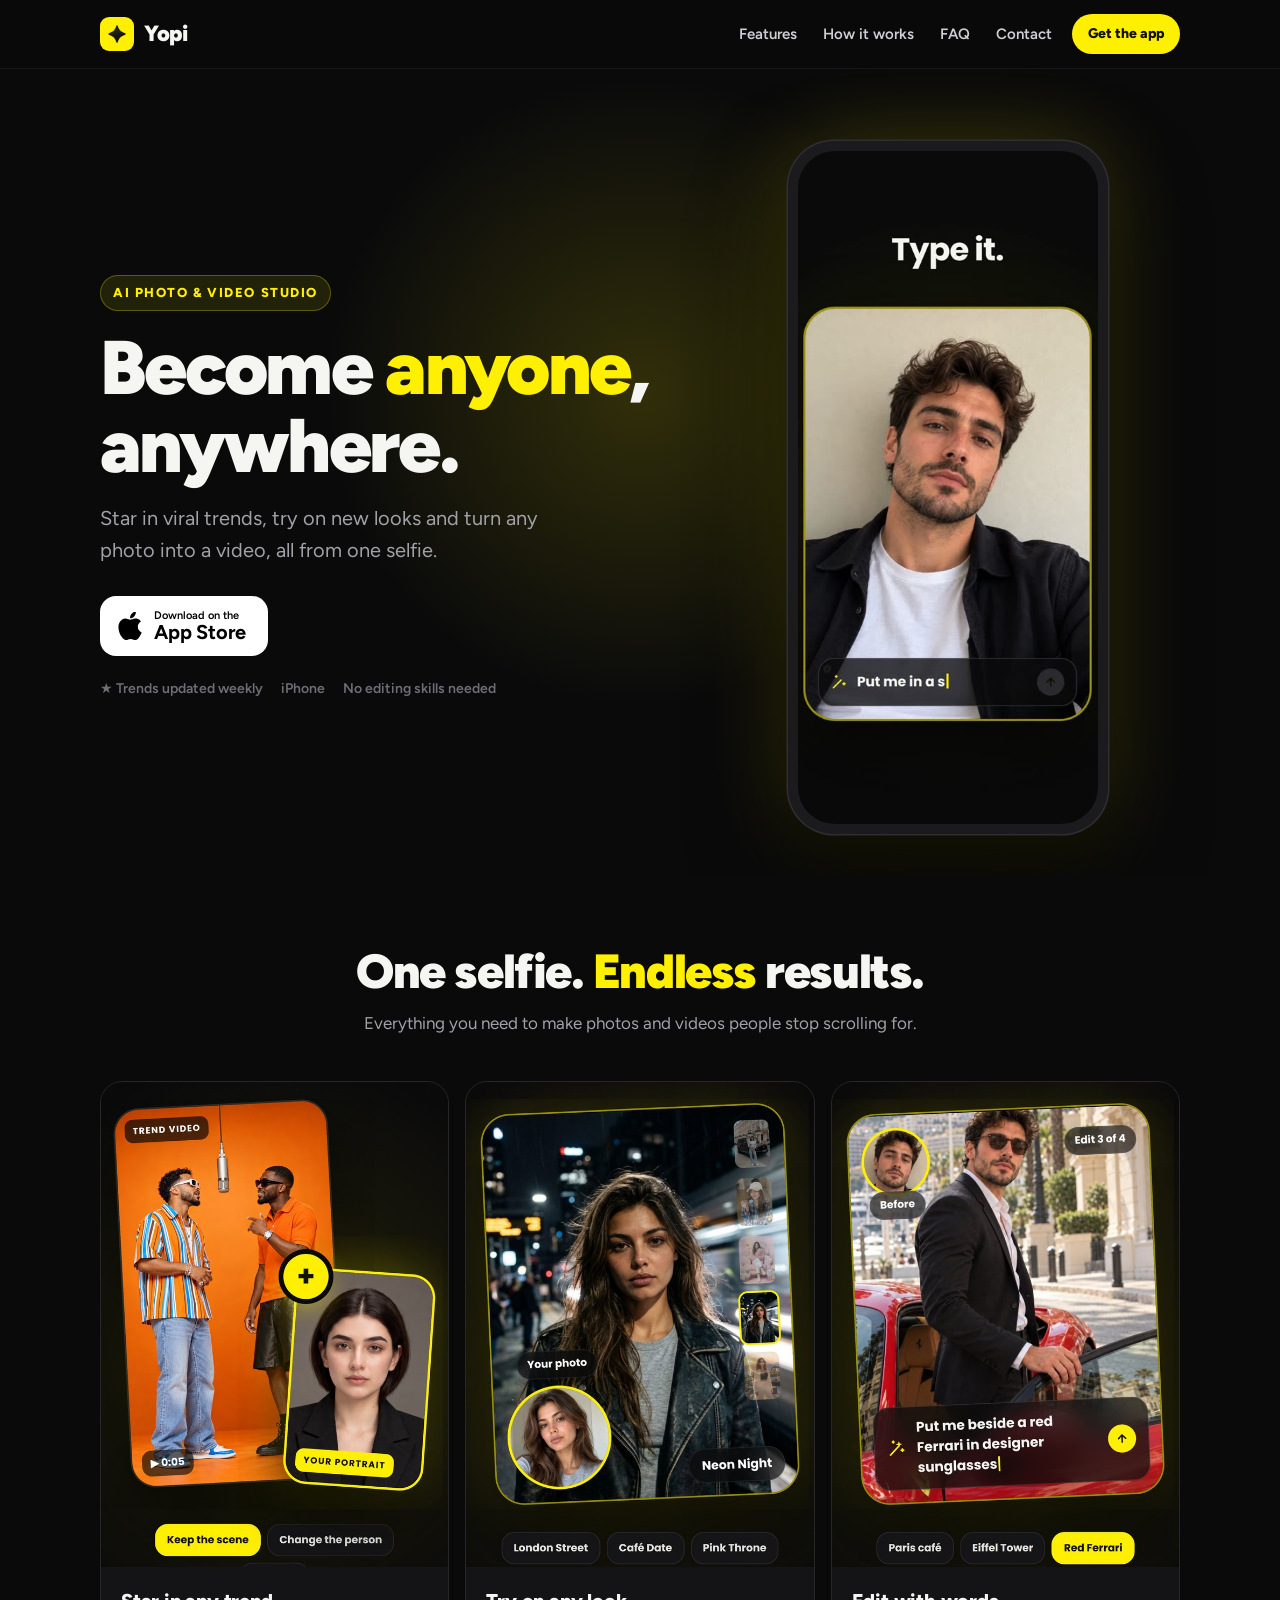
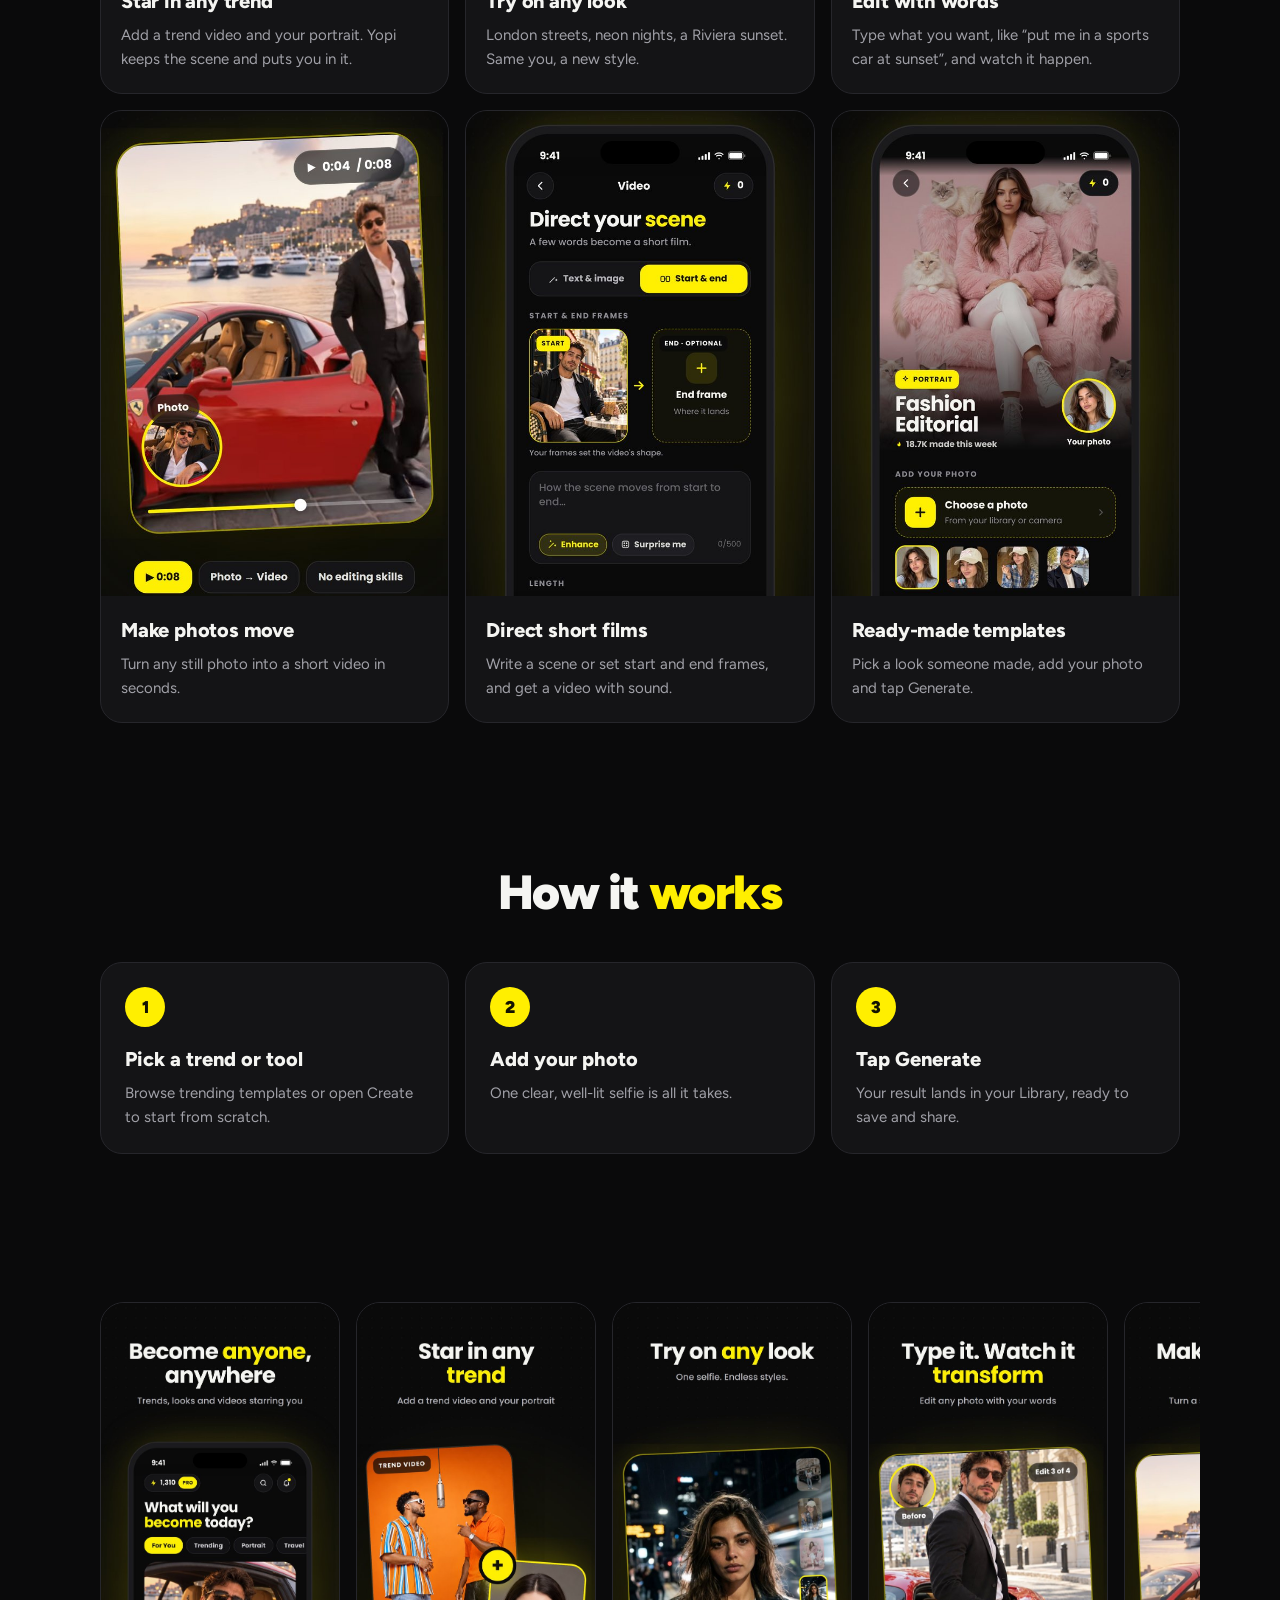
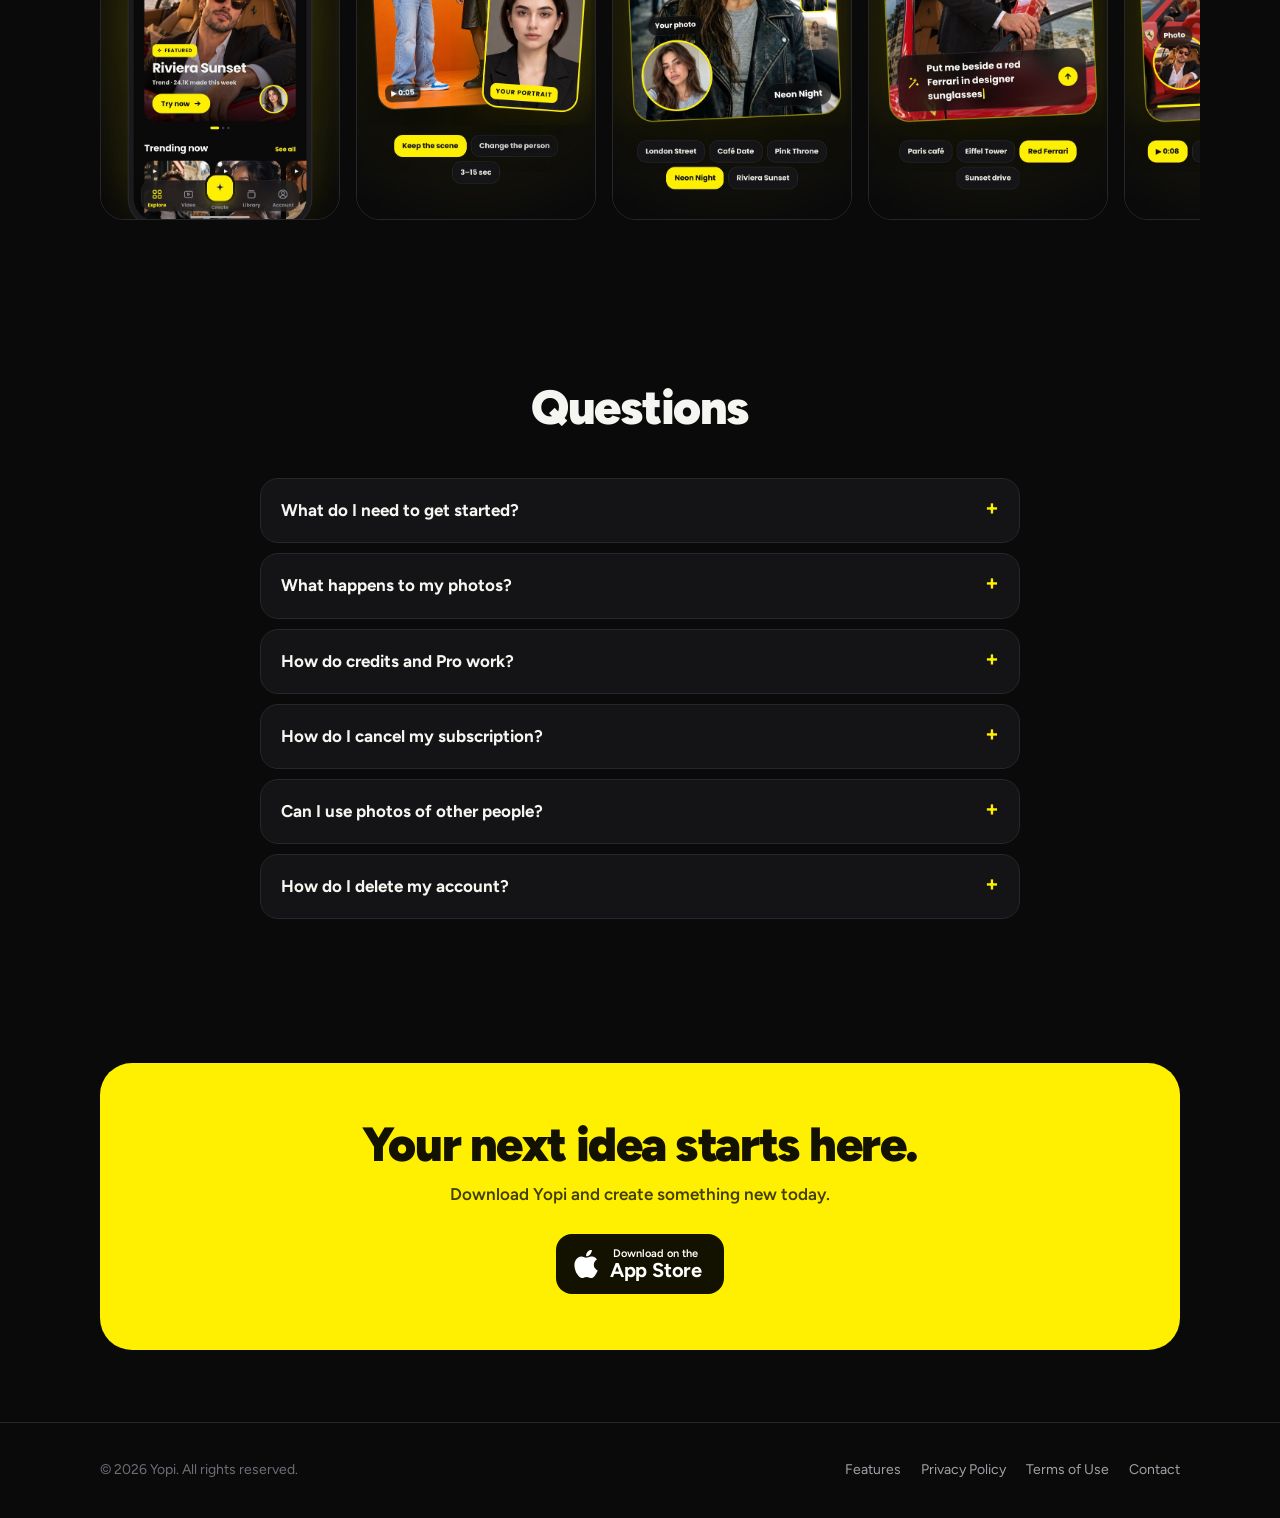
<file: index.html>
<!doctype html>
<html lang="en">
<head>
<meta charset="utf-8">
<meta name="viewport" content="width=device-width, initial-scale=1, viewport-fit=cover">
<title>Yopi: AI Photo & Video Studio</title>
<meta name="description" content="Star in viral trends, try on new looks and turn any photo into a video, all from one selfie.">
<meta name="theme-color" content="#0A0A0B">
<link rel="icon" type="image/png" href="assets/favicon.png">
<link rel="apple-touch-icon" href="assets/apple-touch-icon.png">
<meta property="og:type" content="website">
<meta property="og:title" content="Yopi: AI Photo & Video Studio">
<meta property="og:description" content="Star in viral trends, try on new looks and turn any photo into a video, all from one selfie.">
<meta property="og:image" content="https://yopi.cam/assets/og.jpg">
<meta name="twitter:card" content="summary_large_image">
<link rel="preconnect" href="https://fonts.googleapis.com">
<link rel="preconnect" href="https://fonts.gstatic.com" crossorigin>
<link rel="stylesheet" href="https://fonts.googleapis.com/css2?family=Figtree:wght@400;500;600;700;800;900&display=swap">
<link rel="stylesheet" href="assets/styles.css">
</head>
<body>
<header class="nav" id="nav">
  <div class="wrap">
    <a class="brand" href="index.html"><img src="assets/apple-touch-icon.png" alt="">Yopi</a>
    <nav class="links" aria-label="Main">
      <a href="index.html#features">Features</a>
      <a href="index.html#how">How it works</a>
      <a href="index.html#faq">FAQ</a>
      <a href="contact.html">Contact</a>
    </nav>
    <a class="btn sm" href="https://apps.apple.com/app/id6767298975">Get the app</a>
    <button class="menu-btn" aria-label="Menu" aria-expanded="false" onclick="var n=document.getElementById('nav');var o=n.classList.toggle('open');this.setAttribute('aria-expanded',o)"><svg width="18" height="18" viewBox="0 0 24 24" fill="none" stroke="currentColor" stroke-width="2.4" stroke-linecap="round"><path d="M4 7h16M4 12h16M4 17h16"/></svg></button>
  </div>
</header>
<main>

<section class="hero">
  <div class="wrap">
    <div>
      <span class="eyebrow">AI photo &amp; video studio</span>
      <h1>Become <em class="y">anyone</em>, anywhere.</h1>
      <p class="lede">Star in viral trends, try on new looks and turn any photo into a video, all from one selfie.</p>
      <div class="cta-row"><a class="store" href="https://apps.apple.com/app/id6767298975"><svg width="24" height="28" viewBox="0 0 17 20" fill="currentColor" aria-hidden="true"><path d="M14.1 10.6c0-2.6 2.1-3.8 2.2-3.9-1.2-1.8-3.1-2-3.7-2-1.6-.2-3.1.9-3.9.9-.8 0-2-.9-3.4-.9-1.7 0-3.3 1-4.2 2.6-1.8 3.1-.5 7.7 1.3 10.2.9 1.2 1.9 2.6 3.2 2.5 1.3-.1 1.8-.8 3.3-.8 1.6 0 2 .8 3.4.8 1.4 0 2.3-1.3 3.1-2.5 1-1.4 1.4-2.8 1.4-2.9 0 0-2.7-1-2.7-4zM11.6 3c.7-.9 1.2-2.1 1.1-3.3-1 0-2.3.7-3 1.6-.7.8-1.3 2-1.1 3.2 1.1.1 2.3-.6 3-1.5z"/></svg><span><small>Download on the</small><b>App Store</b></span></a></div>
      <div class="meta"><span>★ Trends updated weekly</span><span>iPhone</span><span>No editing skills needed</span></div>
    </div>
    <div class="phone"><video src="assets/yopi-ad.mp4" poster="assets/yopi-ad-poster.jpg" autoplay muted loop playsinline aria-label="Yopi app preview"></video></div>
  </div>
</section>

<section id="features">
  <div class="wrap">
    <div class="sec-head"><h2>One selfie. <em class="y">Endless</em> results.</h2><p>Everything you need to make photos and videos people stop scrolling for.</p></div>
    <div class="features">
      <article class="feat"><div class="img"><img src="assets/feat/02_trend.jpg" alt="" loading="lazy"></div><div class="tx"><h3>Star in any trend</h3><p>Add a trend video and your portrait. Yopi keeps the scene and puts you in it.</p></div></article>
      <article class="feat"><div class="img"><img src="assets/feat/03_looks.jpg" alt="" loading="lazy"></div><div class="tx"><h3>Try on any look</h3><p>London streets, neon nights, a Riviera sunset. Same you, a new style.</p></div></article>
      <article class="feat"><div class="img"><img src="assets/feat/04_edit.jpg" alt="" loading="lazy"></div><div class="tx"><h3>Edit with words</h3><p>Type what you want, like “put me in a sports car at sunset”, and watch it happen.</p></div></article>
      <article class="feat"><div class="img"><img src="assets/feat/05_move.jpg" alt="" loading="lazy"></div><div class="tx"><h3>Make photos move</h3><p>Turn any still photo into a short video in seconds.</p></div></article>
      <article class="feat"><div class="img"><img src="assets/feat/07_video.jpg" alt="" loading="lazy"></div><div class="tx"><h3>Direct short films</h3><p>Write a scene or set start and end frames, and get a video with sound.</p></div></article>
      <article class="feat"><div class="img"><img src="assets/feat/06_template.jpg" alt="" loading="lazy"></div><div class="tx"><h3>Ready-made templates</h3><p>Pick a look someone made, add your photo and tap Generate.</p></div></article>
    </div>
  </div>
</section>

<section id="how">
  <div class="wrap">
    <div class="sec-head"><h2>How it <em class="y">works</em></h2></div>
    <div class="steps">
      <div class="step"><span class="n">1</span><h3>Pick a trend or tool</h3><p>Browse trending templates or open Create to start from scratch.</p></div>
      <div class="step"><span class="n">2</span><h3>Add your photo</h3><p>One clear, well-lit selfie is all it takes.</p></div>
      <div class="step"><span class="n">3</span><h3>Tap Generate</h3><p>Your result lands in your Library, ready to save and share.</p></div>
    </div>
  </div>
</section>

<section aria-label="Screenshots">
  <div class="wrap">
    <div class="gallery"><img src="assets/shots/01_home.jpg" alt="Yopi screenshot" loading="lazy"><img src="assets/shots/02_trend.jpg" alt="Yopi screenshot" loading="lazy"><img src="assets/shots/03_looks.jpg" alt="Yopi screenshot" loading="lazy"><img src="assets/shots/04_edit.jpg" alt="Yopi screenshot" loading="lazy"><img src="assets/shots/05_move.jpg" alt="Yopi screenshot" loading="lazy"><img src="assets/shots/06_template.jpg" alt="Yopi screenshot" loading="lazy"><img src="assets/shots/07_video.jpg" alt="Yopi screenshot" loading="lazy"><img src="assets/shots/08_image.jpg" alt="Yopi screenshot" loading="lazy"><img src="assets/shots/09_library.jpg" alt="Yopi screenshot" loading="lazy"></div>
  </div>
</section>

<section id="faq">
  <div class="wrap">
    <div class="sec-head"><h2>Questions</h2></div>
    <div class="faq">
      <details><summary>What do I need to get started?</summary><p>An iPhone and one clear photo of your face. Good light and a single face in the frame give the best results.</p></details>
      <details><summary>What happens to my photos?</summary><p>Your photos are only used to create the results you ask for. Read our <a href="privacy.html">Privacy Policy</a> for how we store and delete them.</p></details>
      <details><summary>How do credits and Pro work?</summary><p>Each creation uses credits. Pro gives you full access and a monthly credit allowance, and you can buy extra credits at any time in the app.</p></details>
      <details><summary>How do I cancel my subscription?</summary><p>Subscriptions are managed by Apple. Open Settings on your iPhone, tap your name, then Subscriptions, choose Yopi and tap Cancel Subscription.</p></details>
      <details><summary>Can I use photos of other people?</summary><p>Only with their permission. Do not upload photos of anyone without their consent, or of anyone under 18.</p></details>
      <details><summary>How do I delete my account?</summary><p>In the app, go to Settings, then Account, then Delete account. You can also <a href="contact.html">contact us</a> and we will delete it for you.</p></details>
    </div>
  </div>
</section>

<section>
  <div class="wrap">
    <div class="final"><h2>Your next idea starts here.</h2><p>Download Yopi and create something new today.</p><a class="store" href="https://apps.apple.com/app/id6767298975"><svg width="24" height="28" viewBox="0 0 17 20" fill="currentColor" aria-hidden="true"><path d="M14.1 10.6c0-2.6 2.1-3.8 2.2-3.9-1.2-1.8-3.1-2-3.7-2-1.6-.2-3.1.9-3.9.9-.8 0-2-.9-3.4-.9-1.7 0-3.3 1-4.2 2.6-1.8 3.1-.5 7.7 1.3 10.2.9 1.2 1.9 2.6 3.2 2.5 1.3-.1 1.8-.8 3.3-.8 1.6 0 2 .8 3.4.8 1.4 0 2.3-1.3 3.1-2.5 1-1.4 1.4-2.8 1.4-2.9 0 0-2.7-1-2.7-4zM11.6 3c.7-.9 1.2-2.1 1.1-3.3-1 0-2.3.7-3 1.6-.7.8-1.3 2-1.1 3.2 1.1.1 2.3-.6 3-1.5z"/></svg><span><small>Download on the</small><b>App Store</b></span></a></div>
  </div>
</section>

</main>
<footer>
  <div class="wrap">
    <span>© 2026 Yopi. All rights reserved.</span>
    <nav aria-label="Footer">
      <a href="index.html#features">Features</a>
      <a href="privacy.html">Privacy Policy</a>
      <a href="terms.html">Terms of Use</a>
      <a href="contact.html">Contact</a>
    </nav>
  </div>
</footer>
</body>
</html>
</file>
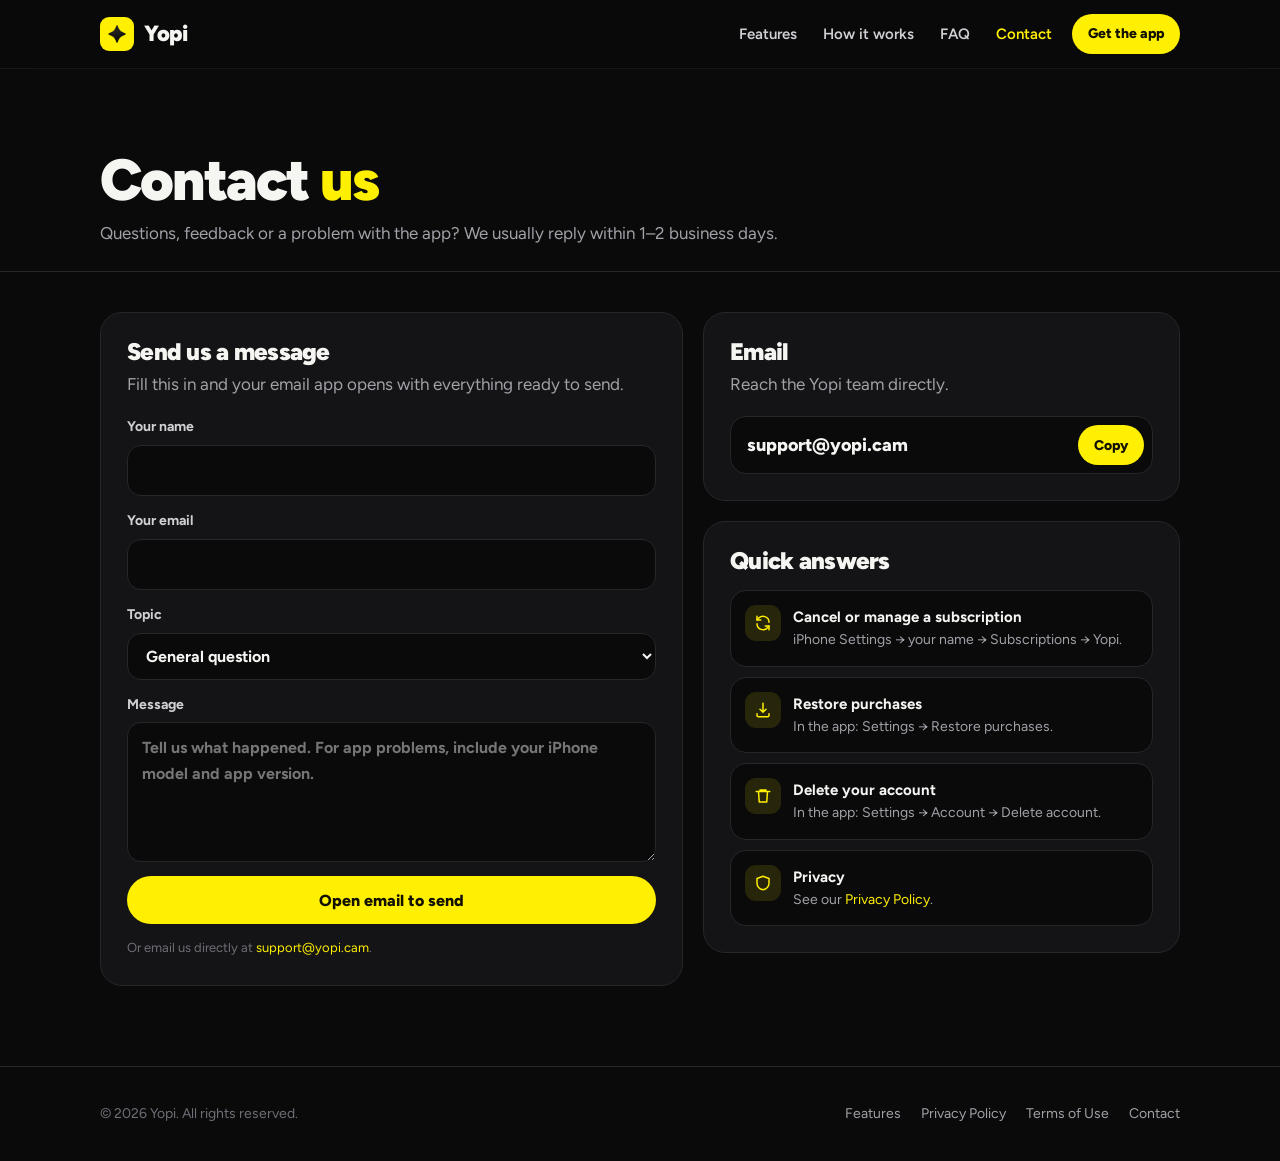
<file: contact.html>
<!doctype html>
<html lang="en">
<head>
<meta charset="utf-8">
<meta name="viewport" content="width=device-width, initial-scale=1, viewport-fit=cover">
<title>Contact · Yopi</title>
<meta name="description" content="Contact the Yopi team for support, billing and privacy questions.">
<meta name="theme-color" content="#0A0A0B">
<link rel="icon" type="image/png" href="assets/favicon.png">
<link rel="apple-touch-icon" href="assets/apple-touch-icon.png">
<meta property="og:type" content="website">
<meta property="og:title" content="Contact · Yopi">
<meta property="og:description" content="Contact the Yopi team for support, billing and privacy questions.">
<meta property="og:image" content="https://yopi.cam/assets/og.jpg">
<meta name="twitter:card" content="summary_large_image">
<link rel="preconnect" href="https://fonts.googleapis.com">
<link rel="preconnect" href="https://fonts.gstatic.com" crossorigin>
<link rel="stylesheet" href="https://fonts.googleapis.com/css2?family=Figtree:wght@400;500;600;700;800;900&display=swap">
<link rel="stylesheet" href="assets/styles.css">
</head>
<body>
<header class="nav" id="nav">
  <div class="wrap">
    <a class="brand" href="index.html"><img src="assets/apple-touch-icon.png" alt="">Yopi</a>
    <nav class="links" aria-label="Main">
      <a href="index.html#features">Features</a>
      <a href="index.html#how">How it works</a>
      <a href="index.html#faq">FAQ</a>
      <a href="contact.html" aria-current="page">Contact</a>
    </nav>
    <a class="btn sm" href="https://apps.apple.com/app/id6767298975">Get the app</a>
    <button class="menu-btn" aria-label="Menu" aria-expanded="false" onclick="var n=document.getElementById('nav');var o=n.classList.toggle('open');this.setAttribute('aria-expanded',o)"><svg width="18" height="18" viewBox="0 0 24 24" fill="none" stroke="currentColor" stroke-width="2.4" stroke-linecap="round"><path d="M4 7h16M4 12h16M4 17h16"/></svg></button>
  </div>
</header>
<main>

<section class="page-hero"><div class="wrap"><h1>Contact <em class="y">us</em></h1><p>Questions, feedback or a problem with the app? We usually reply within 1–2 business days.</p></div></section>
<div class="wrap contact-grid">
  <div class="card">
    <h2>Send us a message</h2>
    <p>Fill this in and your email app opens with everything ready to send.</p>
    <form id="cf">
      <label for="name">Your name<input id="name" name="name" autocomplete="name" required></label>
      <label for="email">Your email<input id="email" name="email" type="email" autocomplete="email" required></label>
      <label for="topic">Topic<select id="topic" name="topic">
        <option>General question</option><option>Subscription or billing</option><option>Problem with a creation</option><option>Delete my account or data</option><option>Privacy request</option><option>Feedback or idea</option><option>Business or press</option>
      </select></label>
      <label for="msg">Message<textarea id="msg" name="msg" required placeholder="Tell us what happened. For app problems, include your iPhone model and app version."></textarea></label>
      <button class="btn" type="submit">Open email to send</button>
      <span class="hint">Or email us directly at <a href="mailto:support@yopi.cam">support@yopi.cam</a>.</span>
    </form>
  </div>
  <div style="display:grid;gap:20px;align-content:start">
    <div class="card">
      <h2>Email</h2>
      <p>Reach the Yopi team directly.</p>
      <div class="email-box"><code id="em">support@yopi.cam</code><button class="btn sm" id="copy" type="button">Copy</button></div>
    </div>
    <div class="card">
      <h2>Quick answers</h2>
      <div class="topics">
        <div class="topic"><span class="ic"><svg width="18" height="18" viewBox="0 0 24 24" fill="none" stroke="#FFEF00" stroke-width="2" stroke-linecap="round" stroke-linejoin="round"><path d="M20 11a8 8 0 0 0-14.3-4.9L4 8"/><path d="M4 3v5h5"/><path d="M4 13a8 8 0 0 0 14.3 4.9L20 16"/><path d="M20 21v-5h-5"/></svg></span><div><b>Cancel or manage a subscription</b><span>iPhone Settings → your name → Subscriptions → Yopi.</span></div></div>
        <div class="topic"><span class="ic"><svg width="18" height="18" viewBox="0 0 24 24" fill="none" stroke="#FFEF00" stroke-width="2" stroke-linecap="round" stroke-linejoin="round"><path d="M12 3v12M8 11l4 4 4-4"/><path d="M4 17v2a2 2 0 0 0 2 2h12a2 2 0 0 0 2-2v-2"/></svg></span><div><b>Restore purchases</b><span>In the app: Settings → Restore purchases.</span></div></div>
        <div class="topic"><span class="ic"><svg width="18" height="18" viewBox="0 0 24 24" fill="none" stroke="#FFEF00" stroke-width="2" stroke-linecap="round" stroke-linejoin="round"><path d="M3 6h18M8 6V4h8v2M6 6l1 14h10l1-14"/></svg></span><div><b>Delete your account</b><span>In the app: Settings → Account → Delete account.</span></div></div>
        <div class="topic"><span class="ic"><svg width="18" height="18" viewBox="0 0 24 24" fill="none" stroke="#FFEF00" stroke-width="2" stroke-linecap="round" stroke-linejoin="round"><path d="M12 3l8 3v6c0 4.5-3.4 8.3-8 9-4.6-.7-8-4.5-8-9V6z"/></svg></span><div><b>Privacy</b><span>See our <a href="privacy.html">Privacy Policy</a>.</span></div></div>
      </div>
    </div>
  </div>
</div>
<div class="toast" id="toast" role="status"></div>
<script>
(function(){
  var EMAIL='support@yopi.cam';
  function toast(t){var e=document.getElementById('toast');e.textContent=t;e.classList.add('on');setTimeout(function(){e.classList.remove('on')},2200);}
  document.getElementById('cf').addEventListener('submit',function(e){
    e.preventDefault();
    var f=e.target, sub='[Yopi] '+f.topic.value+' – '+f.name.value;
    var body=f.msg.value+'\n\n—\nName: '+f.name.value+'\nEmail: '+f.email.value;
    location.href='mailto:'+EMAIL+'?subject='+encodeURIComponent(sub)+'&body='+encodeURIComponent(body);
  });
  document.getElementById('copy').addEventListener('click',function(){
    if(navigator.clipboard){navigator.clipboard.writeText(EMAIL).then(function(){toast('Email copied')},function(){toast(EMAIL)});} else toast(EMAIL);
  });
})();
</script>

</main>
<footer>
  <div class="wrap">
    <span>© 2026 Yopi. All rights reserved.</span>
    <nav aria-label="Footer">
      <a href="index.html#features">Features</a>
      <a href="privacy.html">Privacy Policy</a>
      <a href="terms.html">Terms of Use</a>
      <a href="contact.html">Contact</a>
    </nav>
  </div>
</footer>
</body>
</html>
</file>
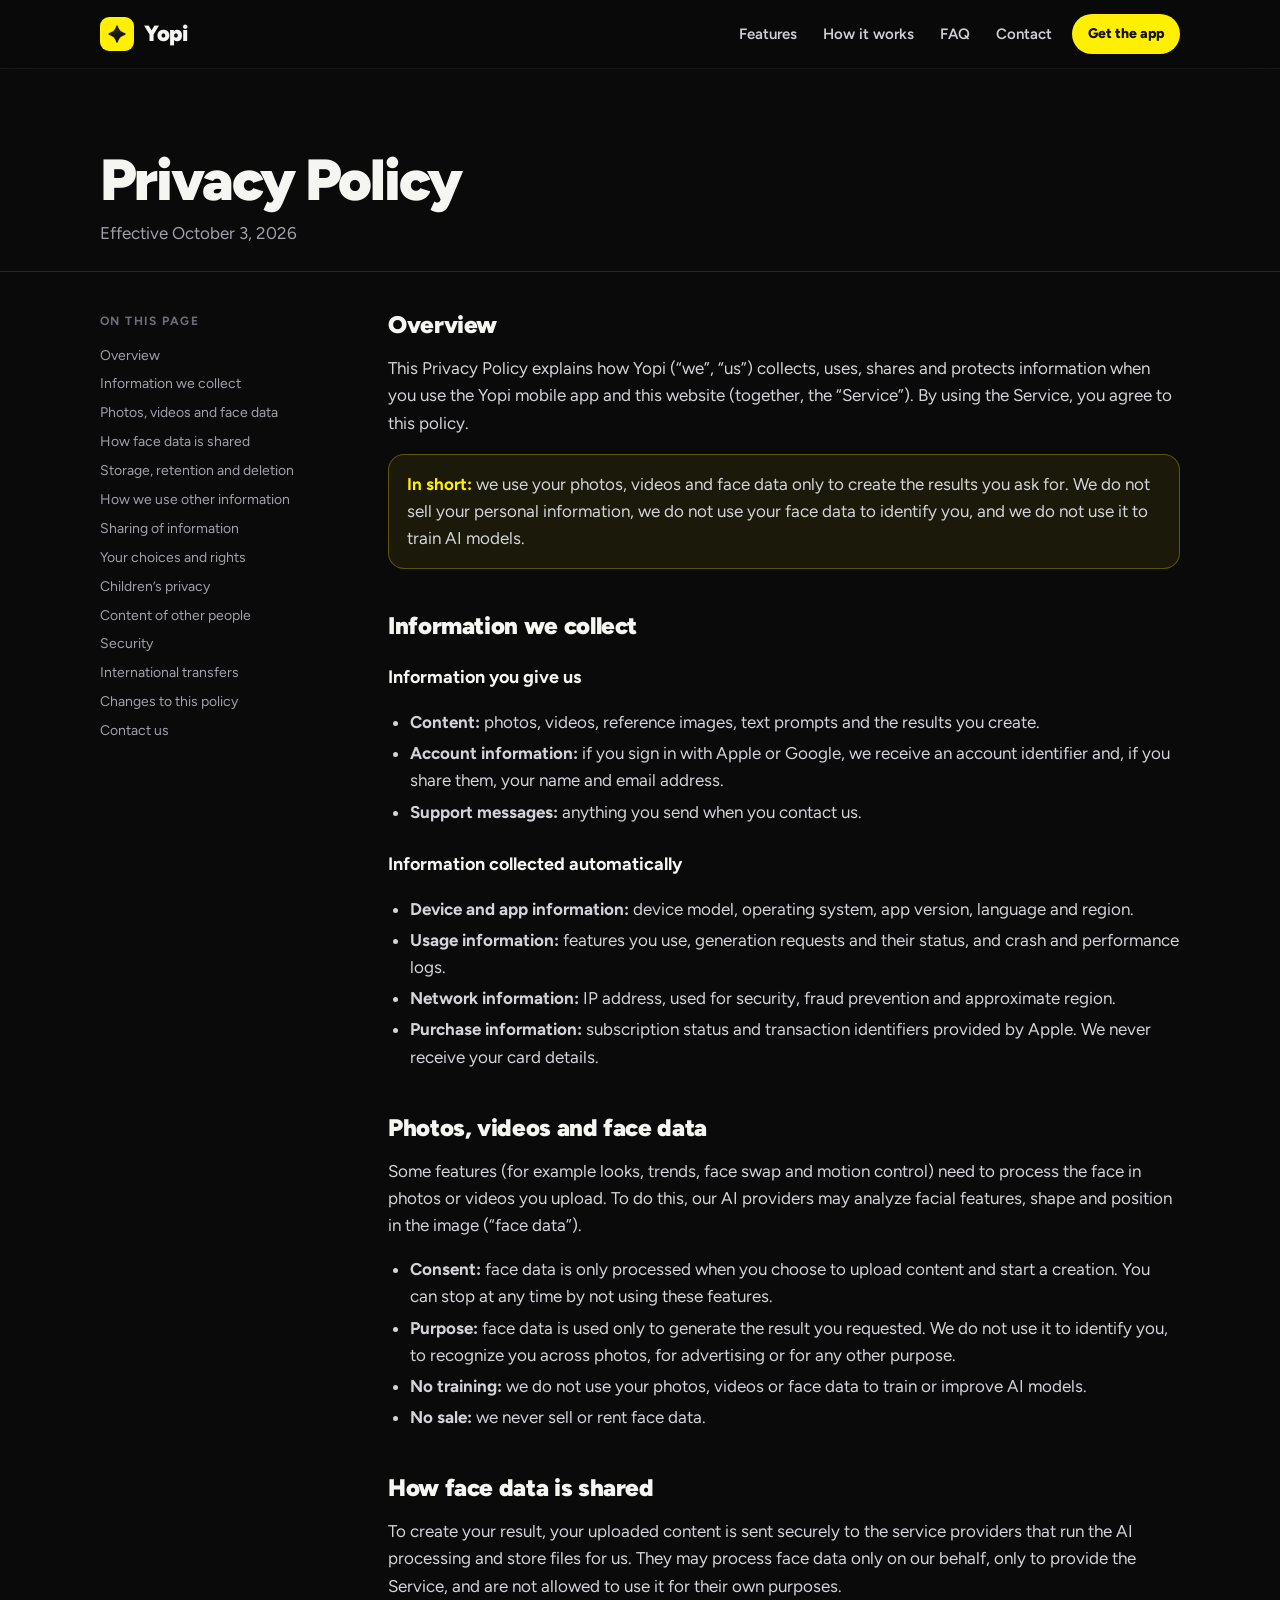
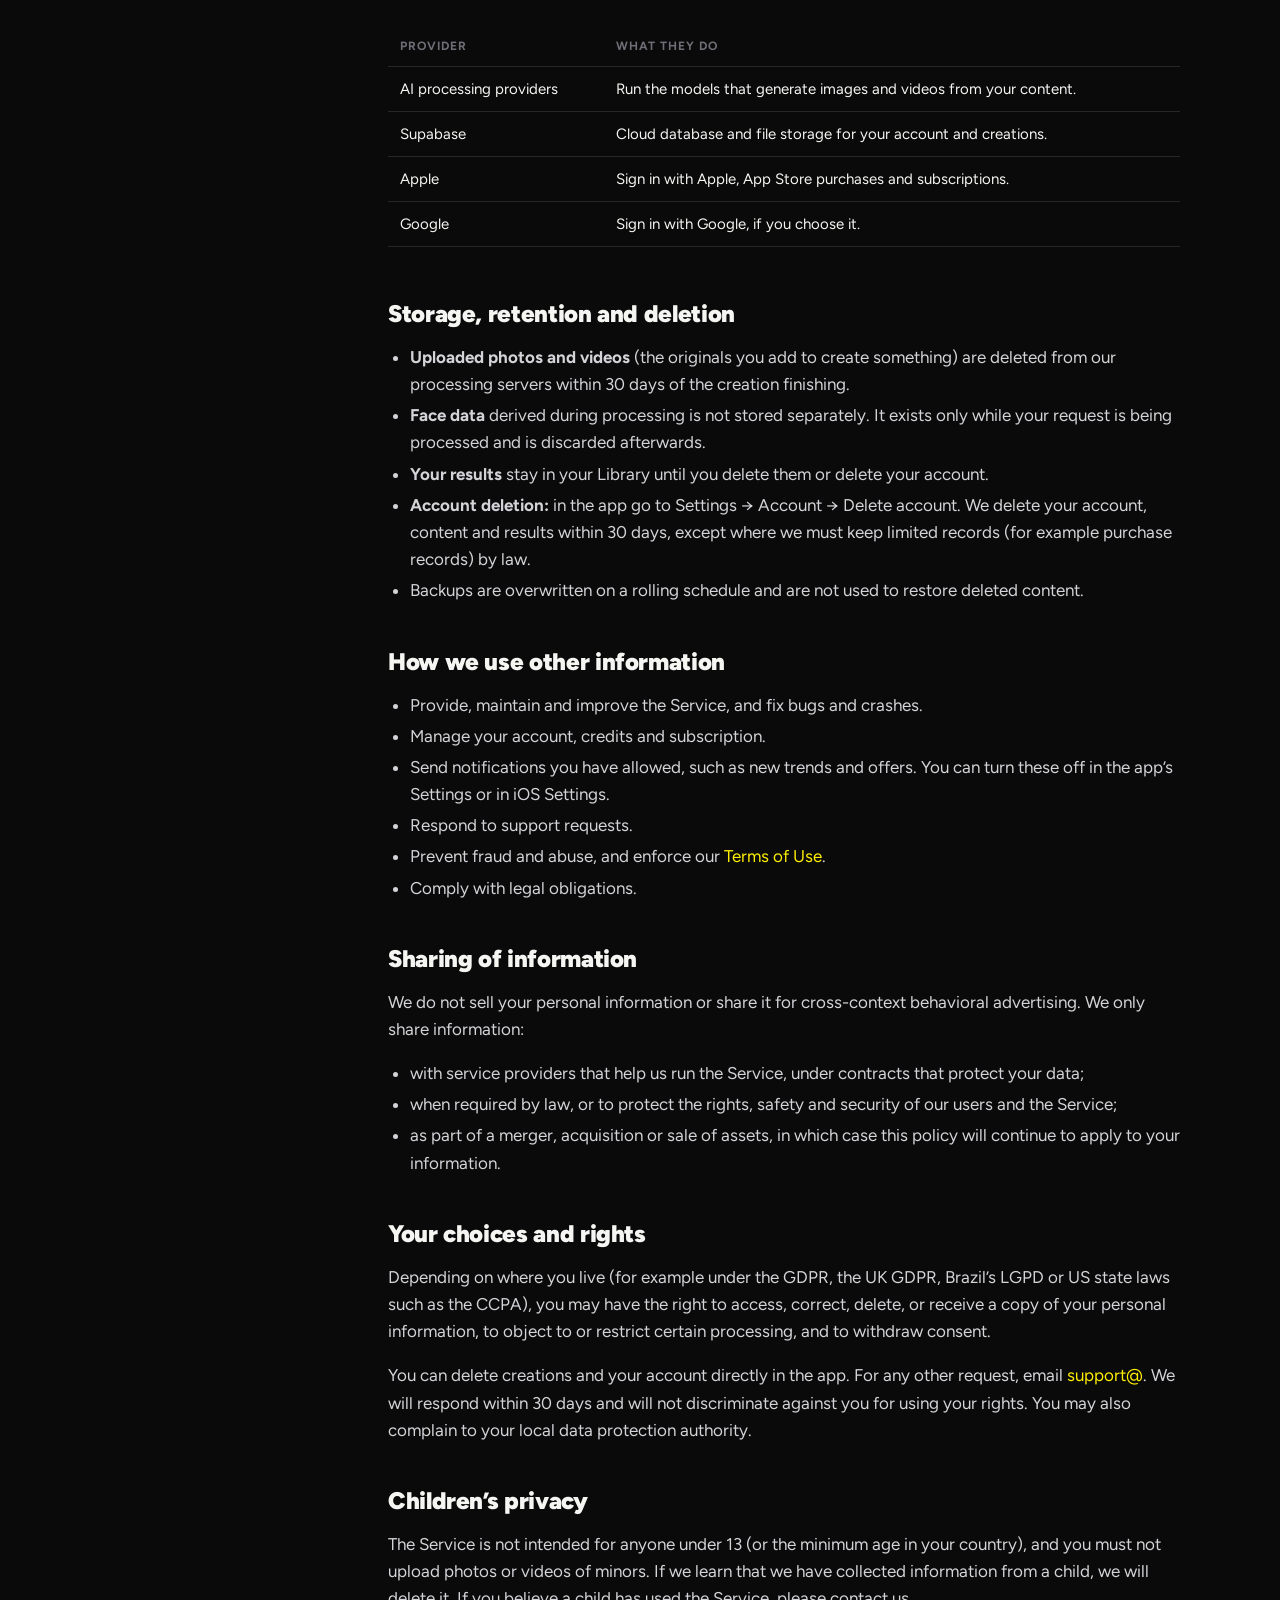
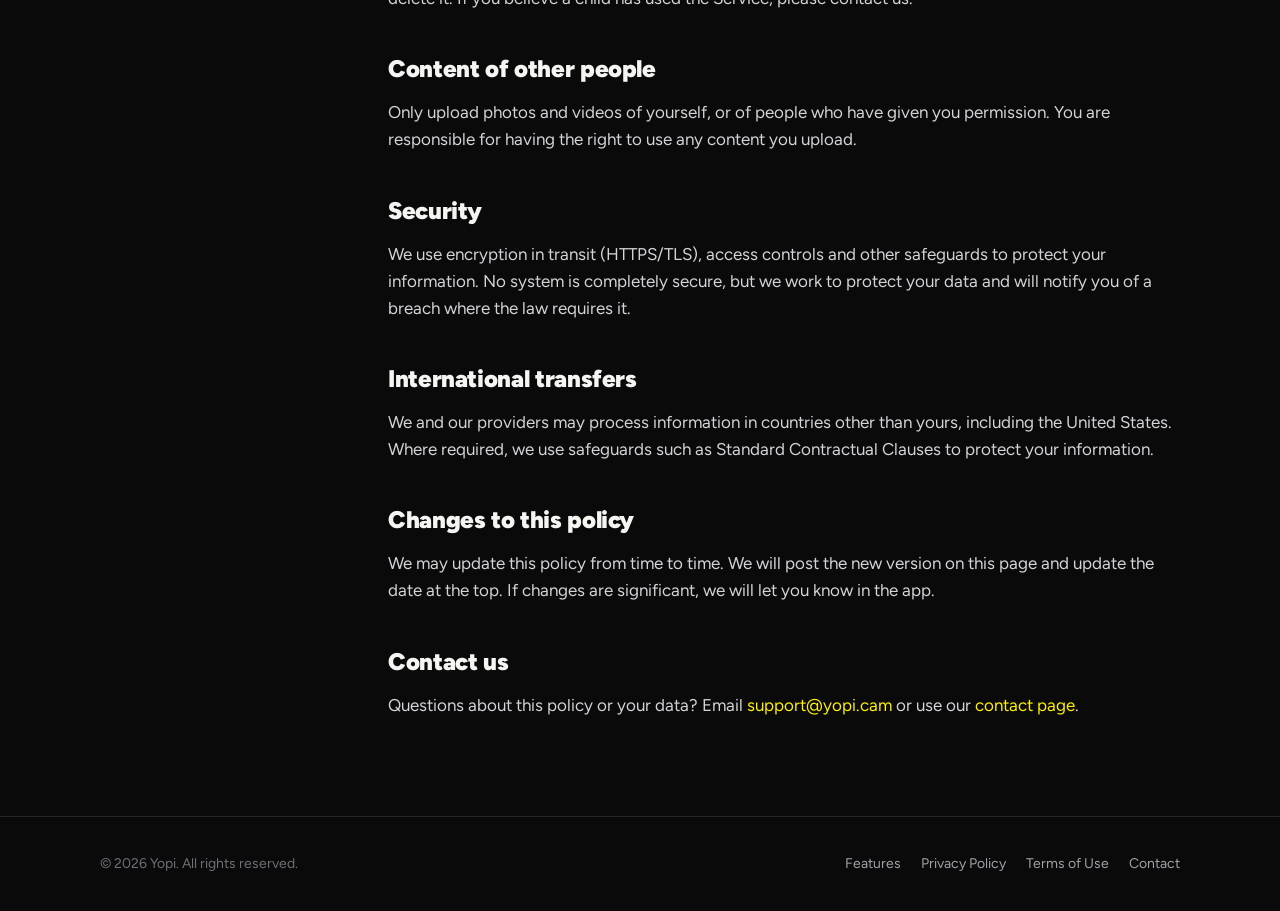
<file: privacy.html>
<!doctype html>
<html lang="en">
<head>
<meta charset="utf-8">
<meta name="viewport" content="width=device-width, initial-scale=1, viewport-fit=cover">
<title>Privacy Policy · Yopi</title>
<meta name="description" content="Privacy Policy for the Yopi app.">
<meta name="theme-color" content="#0A0A0B">
<link rel="icon" type="image/png" href="assets/favicon.png">
<link rel="apple-touch-icon" href="assets/apple-touch-icon.png">
<meta property="og:type" content="website">
<meta property="og:title" content="Privacy Policy · Yopi">
<meta property="og:description" content="Privacy Policy for the Yopi app.">
<meta property="og:image" content="https://yopi.cam/assets/og.jpg">
<meta name="twitter:card" content="summary_large_image">
<link rel="preconnect" href="https://fonts.googleapis.com">
<link rel="preconnect" href="https://fonts.gstatic.com" crossorigin>
<link rel="stylesheet" href="https://fonts.googleapis.com/css2?family=Figtree:wght@400;500;600;700;800;900&display=swap">
<link rel="stylesheet" href="assets/styles.css">
</head>
<body>
<header class="nav" id="nav">
  <div class="wrap">
    <a class="brand" href="index.html"><img src="assets/apple-touch-icon.png" alt="">Yopi</a>
    <nav class="links" aria-label="Main">
      <a href="index.html#features">Features</a>
      <a href="index.html#how">How it works</a>
      <a href="index.html#faq">FAQ</a>
      <a href="contact.html">Contact</a>
    </nav>
    <a class="btn sm" href="https://apps.apple.com/app/id6767298975">Get the app</a>
    <button class="menu-btn" aria-label="Menu" aria-expanded="false" onclick="var n=document.getElementById('nav');var o=n.classList.toggle('open');this.setAttribute('aria-expanded',o)"><svg width="18" height="18" viewBox="0 0 24 24" fill="none" stroke="currentColor" stroke-width="2.4" stroke-linecap="round"><path d="M4 7h16M4 12h16M4 17h16"/></svg></button>
  </div>
</header>
<main>
<section class="page-hero"><div class="wrap"><h1>Privacy Policy</h1><p>Effective October 3, 2026</p></div></section>
<div class="wrap legal"><nav class="toc" aria-label="On this page"><b>On this page</b><a href="#intro">Overview</a><a href="#collect">Information we collect</a><a href="#face">Photos, videos and face data</a><a href="#faceshare">How face data is shared</a><a href="#retention">Storage, retention and deletion</a><a href="#use">How we use other information</a><a href="#sharing">Sharing of information</a><a href="#rights">Your choices and rights</a><a href="#children">Children’s privacy</a><a href="#others">Content of other people</a><a href="#security">Security</a><a href="#intl">International transfers</a><a href="#changes">Changes to this policy</a><a href="#contact">Contact us</a></nav><article class="doc"><h2 id="intro">Overview</h2><p>This Privacy Policy explains how Yopi (“we”, “us”) collects, uses, shares and protects information when you use the Yopi mobile app and this website (together, the “Service”). By using the Service, you agree to this policy.</p>
<p class="note"><b>In short:</b> we use your photos, videos and face data only to create the results you ask for. We do not sell your personal information, we do not use your face data to identify you, and we do not use it to train AI models.</p><h2 id="collect">Information we collect</h2><h3>Information you give us</h3>
<ul>
<li><b>Content:</b> photos, videos, reference images, text prompts and the results you create.</li>
<li><b>Account information:</b> if you sign in with Apple or Google, we receive an account identifier and, if you share them, your name and email address.</li>
<li><b>Support messages:</b> anything you send when you contact us.</li>
</ul>
<h3>Information collected automatically</h3>
<ul>
<li><b>Device and app information:</b> device model, operating system, app version, language and region.</li>
<li><b>Usage information:</b> features you use, generation requests and their status, and crash and performance logs.</li>
<li><b>Network information:</b> IP address, used for security, fraud prevention and approximate region.</li>
<li><b>Purchase information:</b> subscription status and transaction identifiers provided by Apple. We never receive your card details.</li>
</ul><h2 id="face">Photos, videos and face data</h2><p>Some features (for example looks, trends, face swap and motion control) need to process the face in photos or videos you upload. To do this, our AI providers may analyze facial features, shape and position in the image (“face data”).</p>
<ul>
<li><b>Consent:</b> face data is only processed when you choose to upload content and start a creation. You can stop at any time by not using these features.</li>
<li><b>Purpose:</b> face data is used only to generate the result you requested. We do not use it to identify you, to recognize you across photos, for advertising or for any other purpose.</li>
<li><b>No training:</b> we do not use your photos, videos or face data to train or improve AI models.</li>
<li><b>No sale:</b> we never sell or rent face data.</li>
</ul><h2 id="faceshare">How face data is shared</h2><p>To create your result, your uploaded content is sent securely to the service providers that run the AI processing and store files for us. They may process face data only on our behalf, only to provide the Service, and are not allowed to use it for their own purposes.</p>
<div class="tbl-wrap"><table class="tbl"><thead><tr><th>Provider</th><th>What they do</th></tr></thead><tbody>
<tr><td>AI processing providers</td><td>Run the models that generate images and videos from your content.</td></tr>
<tr><td>Supabase</td><td>Cloud database and file storage for your account and creations.</td></tr>
<tr><td>Apple</td><td>Sign in with Apple, App Store purchases and subscriptions.</td></tr>
<tr><td>Google</td><td>Sign in with Google, if you choose it.</td></tr>
</tbody></table></div><h2 id="retention">Storage, retention and deletion</h2><ul>
<li><b>Uploaded photos and videos</b> (the originals you add to create something) are deleted from our processing servers within 30 days of the creation finishing.</li>
<li><b>Face data</b> derived during processing is not stored separately. It exists only while your request is being processed and is discarded afterwards.</li>
<li><b>Your results</b> stay in your Library until you delete them or delete your account.</li>
<li><b>Account deletion:</b> in the app go to Settings → Account → Delete account. We delete your account, content and results within 30 days, except where we must keep limited records (for example purchase records) by law.</li>
<li>Backups are overwritten on a rolling schedule and are not used to restore deleted content.</li>
</ul><h2 id="use">How we use other information</h2><ul>
<li>Provide, maintain and improve the Service, and fix bugs and crashes.</li>
<li>Manage your account, credits and subscription.</li>
<li>Send notifications you have allowed, such as new trends and offers. You can turn these off in the app’s Settings or in iOS Settings.</li>
<li>Respond to support requests.</li>
<li>Prevent fraud and abuse, and enforce our <a href="terms.html">Terms of Use</a>.</li>
<li>Comply with legal obligations.</li>
</ul><h2 id="sharing">Sharing of information</h2><p>We do not sell your personal information or share it for cross-context behavioral advertising. We only share information:</p>
<ul>
<li>with service providers that help us run the Service, under contracts that protect your data;</li>
<li>when required by law, or to protect the rights, safety and security of our users and the Service;</li>
<li>as part of a merger, acquisition or sale of assets, in which case this policy will continue to apply to your information.</li>
</ul><h2 id="rights">Your choices and rights</h2><p>Depending on where you live (for example under the GDPR, the UK GDPR, Brazil’s LGPD or US state laws such as the CCPA), you may have the right to access, correct, delete, or receive a copy of your personal information, to object to or restrict certain processing, and to withdraw consent.</p>
<p>You can delete creations and your account directly in the app. For any other request, email <a href="mailto:support@">support@</a>. We will respond within 30 days and will not discriminate against you for using your rights. You may also complain to your local data protection authority.</p><h2 id="children">Children’s privacy</h2><p>The Service is not intended for anyone under 13 (or the minimum age in your country), and you must not upload photos or videos of minors. If we learn that we have collected information from a child, we will delete it. If you believe a child has used the Service, please contact us.</p><h2 id="others">Content of other people</h2><p>Only upload photos and videos of yourself, or of people who have given you permission. You are responsible for having the right to use any content you upload.</p><h2 id="security">Security</h2><p>We use encryption in transit (HTTPS/TLS), access controls and other safeguards to protect your information. No system is completely secure, but we work to protect your data and will notify you of a breach where the law requires it.</p><h2 id="intl">International transfers</h2><p>We and our providers may process information in countries other than yours, including the United States. Where required, we use safeguards such as Standard Contractual Clauses to protect your information.</p><h2 id="changes">Changes to this policy</h2><p>We may update this policy from time to time. We will post the new version on this page and update the date at the top. If changes are significant, we will let you know in the app.</p><h2 id="contact">Contact us</h2><p>Questions about this policy or your data? Email <a href="mailto:support@">support@yopi.cam</a> or use our <a href="contact.html">contact page</a>.</p></article></div>
</main>
<footer>
  <div class="wrap">
    <span>© 2026 Yopi. All rights reserved.</span>
    <nav aria-label="Footer">
      <a href="index.html#features">Features</a>
      <a href="privacy.html">Privacy Policy</a>
      <a href="terms.html">Terms of Use</a>
      <a href="contact.html">Contact</a>
    </nav>
  </div>
</footer>
</body>
</html>
</file>
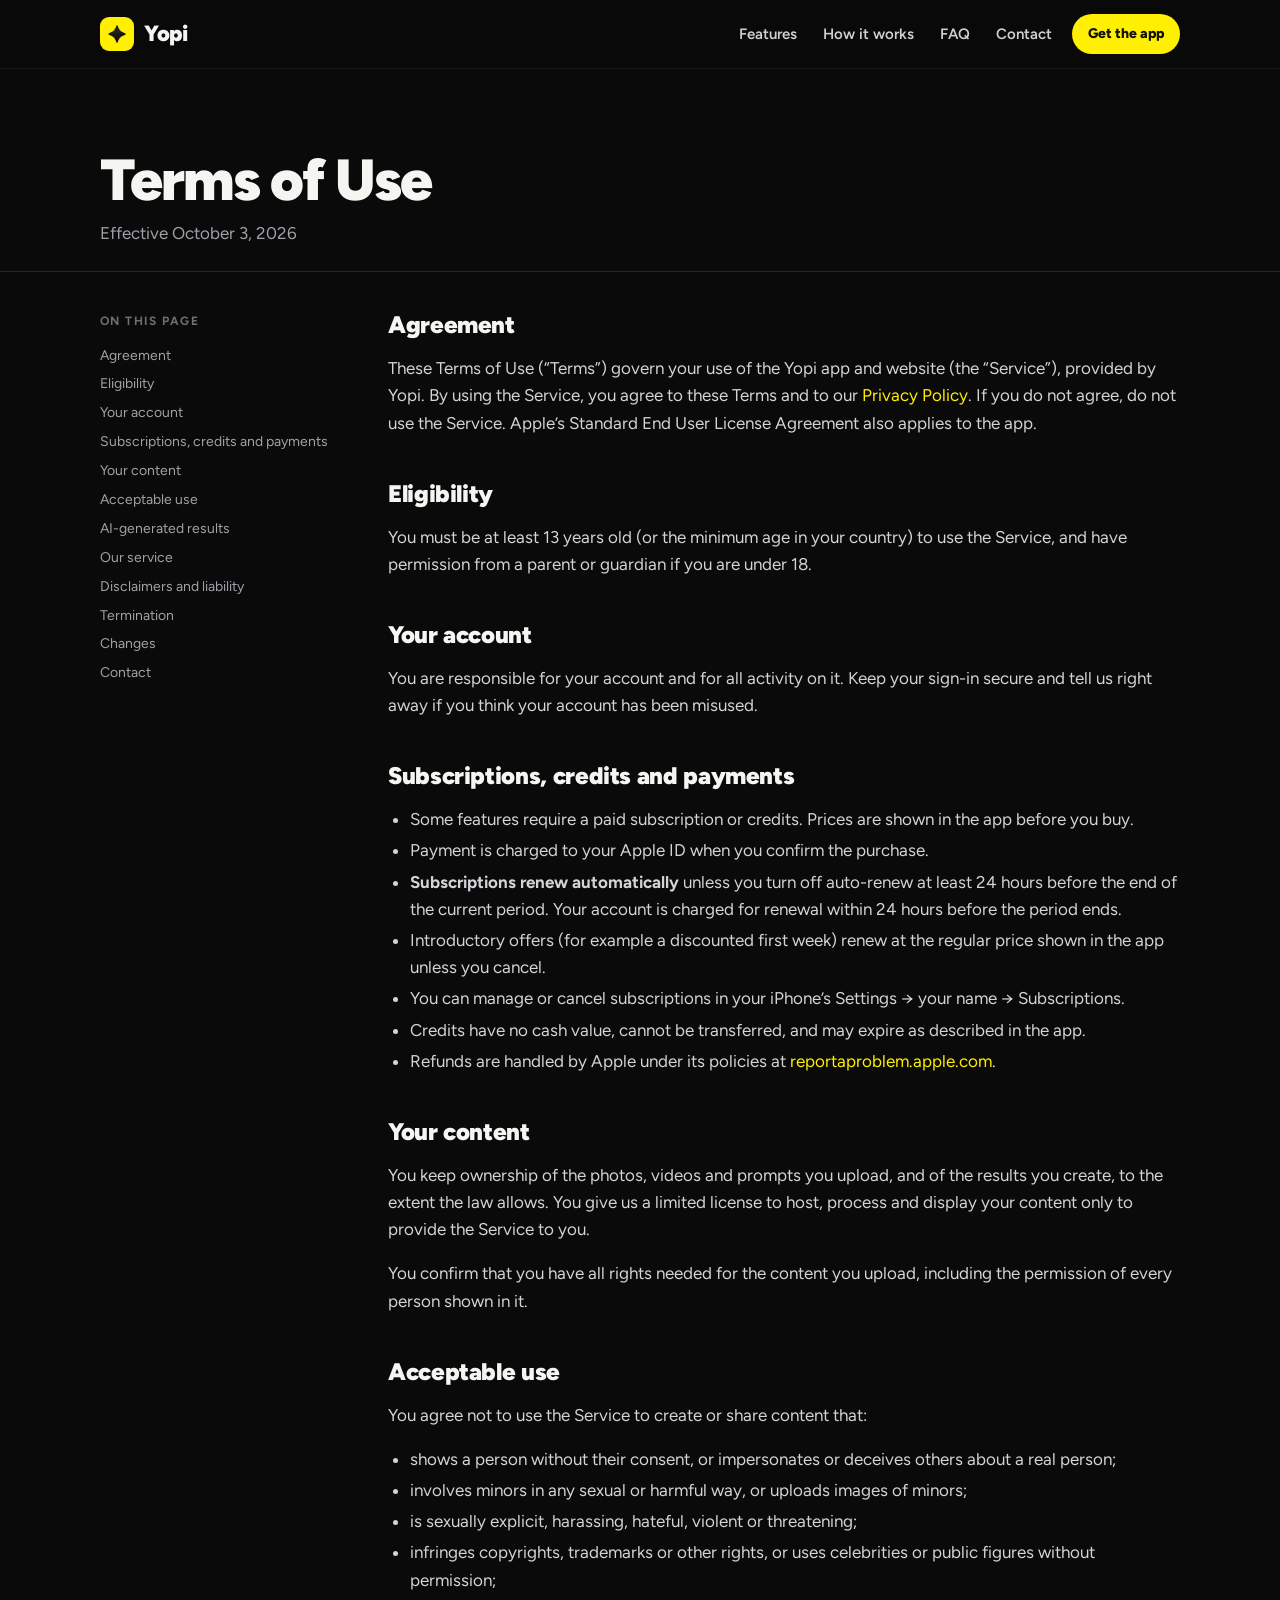
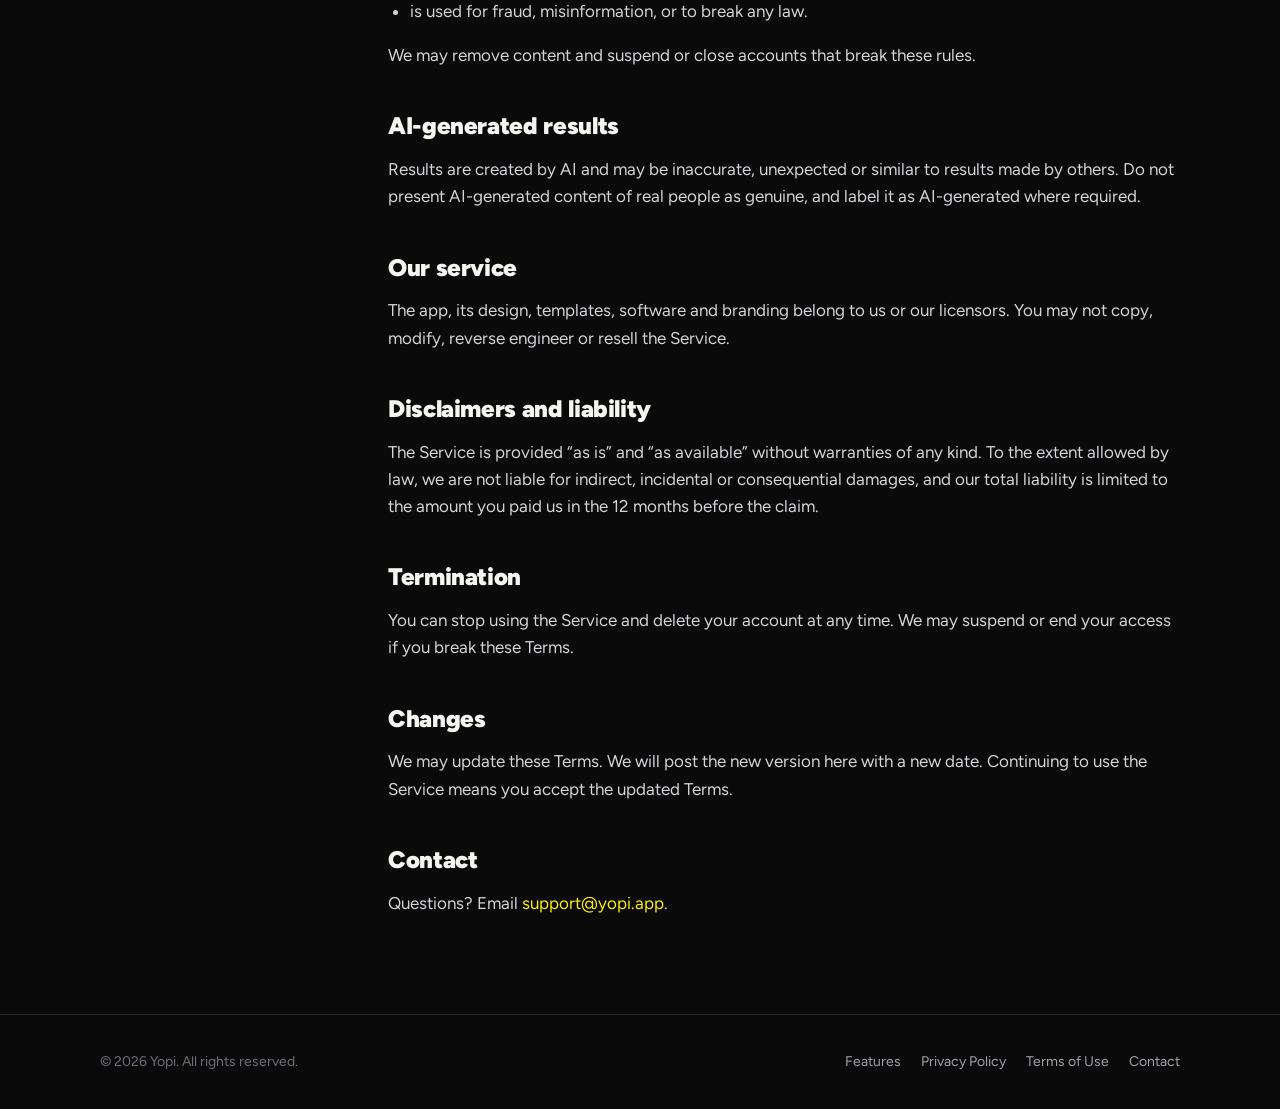
<file: terms.html>
<!doctype html>
<html lang="en">
<head>
<meta charset="utf-8">
<meta name="viewport" content="width=device-width, initial-scale=1, viewport-fit=cover">
<title>Terms of Use · Yopi</title>
<meta name="description" content="Terms of Use for the Yopi app.">
<meta name="theme-color" content="#0A0A0B">
<link rel="icon" type="image/png" href="assets/favicon.png">
<link rel="apple-touch-icon" href="assets/apple-touch-icon.png">
<meta property="og:type" content="website">
<meta property="og:title" content="Terms of Use · Yopi">
<meta property="og:description" content="Terms of Use for the Yopi app.">
<meta property="og:image" content="https://yopi.cam/assets/og.jpg">
<meta name="twitter:card" content="summary_large_image">
<link rel="preconnect" href="https://fonts.googleapis.com">
<link rel="preconnect" href="https://fonts.gstatic.com" crossorigin>
<link rel="stylesheet" href="https://fonts.googleapis.com/css2?family=Figtree:wght@400;500;600;700;800;900&display=swap">
<link rel="stylesheet" href="assets/styles.css">
</head>
<body>
<header class="nav" id="nav">
  <div class="wrap">
    <a class="brand" href="index.html"><img src="assets/apple-touch-icon.png" alt="">Yopi</a>
    <nav class="links" aria-label="Main">
      <a href="index.html#features">Features</a>
      <a href="index.html#how">How it works</a>
      <a href="index.html#faq">FAQ</a>
      <a href="contact.html">Contact</a>
    </nav>
    <a class="btn sm" href="https://apps.apple.com/app/id6767298975">Get the app</a>
    <button class="menu-btn" aria-label="Menu" aria-expanded="false" onclick="var n=document.getElementById('nav');var o=n.classList.toggle('open');this.setAttribute('aria-expanded',o)"><svg width="18" height="18" viewBox="0 0 24 24" fill="none" stroke="currentColor" stroke-width="2.4" stroke-linecap="round"><path d="M4 7h16M4 12h16M4 17h16"/></svg></button>
  </div>
</header>
<main>
<section class="page-hero"><div class="wrap"><h1>Terms of Use</h1><p>Effective October 3, 2026</p></div></section>
<div class="wrap legal"><nav class="toc" aria-label="On this page"><b>On this page</b><a href="#accept">Agreement</a><a href="#eligibility">Eligibility</a><a href="#account">Your account</a><a href="#subs">Subscriptions, credits and payments</a><a href="#content">Your content</a><a href="#rules">Acceptable use</a><a href="#ai">AI-generated results</a><a href="#ip">Our service</a><a href="#disclaimer">Disclaimers and liability</a><a href="#termination">Termination</a><a href="#changes">Changes</a><a href="#contact">Contact</a></nav><article class="doc"><h2 id="accept">Agreement</h2><p>These Terms of Use (“Terms”) govern your use of the Yopi app and website (the “Service”), provided by Yopi. By using the Service, you agree to these Terms and to our <a href="privacy.html">Privacy Policy</a>. If you do not agree, do not use the Service. Apple’s Standard End User License Agreement also applies to the app.</p><h2 id="eligibility">Eligibility</h2><p>You must be at least 13 years old (or the minimum age in your country) to use the Service, and have permission from a parent or guardian if you are under 18.</p><h2 id="account">Your account</h2><p>You are responsible for your account and for all activity on it. Keep your sign-in secure and tell us right away if you think your account has been misused.</p><h2 id="subs">Subscriptions, credits and payments</h2><ul>
<li>Some features require a paid subscription or credits. Prices are shown in the app before you buy.</li>
<li>Payment is charged to your Apple ID when you confirm the purchase.</li>
<li><b>Subscriptions renew automatically</b> unless you turn off auto-renew at least 24 hours before the end of the current period. Your account is charged for renewal within 24 hours before the period ends.</li>
<li>Introductory offers (for example a discounted first week) renew at the regular price shown in the app unless you cancel.</li>
<li>You can manage or cancel subscriptions in your iPhone’s Settings → your name → Subscriptions.</li>
<li>Credits have no cash value, cannot be transferred, and may expire as described in the app.</li>
<li>Refunds are handled by Apple under its policies at <a href="https://reportaproblem.apple.com">reportaproblem.apple.com</a>.</li>
</ul><h2 id="content">Your content</h2><p>You keep ownership of the photos, videos and prompts you upload, and of the results you create, to the extent the law allows. You give us a limited license to host, process and display your content only to provide the Service to you.</p><p>You confirm that you have all rights needed for the content you upload, including the permission of every person shown in it.</p><h2 id="rules">Acceptable use</h2><p>You agree not to use the Service to create or share content that:</p>
<ul>
<li>shows a person without their consent, or impersonates or deceives others about a real person;</li>
<li>involves minors in any sexual or harmful way, or uploads images of minors;</li>
<li>is sexually explicit, harassing, hateful, violent or threatening;</li>
<li>infringes copyrights, trademarks or other rights, or uses celebrities or public figures without permission;</li>
<li>is used for fraud, misinformation, or to break any law.</li>
</ul>
<p>We may remove content and suspend or close accounts that break these rules.</p><h2 id="ai">AI-generated results</h2><p>Results are created by AI and may be inaccurate, unexpected or similar to results made by others. Do not present AI-generated content of real people as genuine, and label it as AI-generated where required.</p><h2 id="ip">Our service</h2><p>The app, its design, templates, software and branding belong to us or our licensors. You may not copy, modify, reverse engineer or resell the Service.</p><h2 id="disclaimer">Disclaimers and liability</h2><p>The Service is provided “as is” and “as available” without warranties of any kind. To the extent allowed by law, we are not liable for indirect, incidental or consequential damages, and our total liability is limited to the amount you paid us in the 12 months before the claim.</p><h2 id="termination">Termination</h2><p>You can stop using the Service and delete your account at any time. We may suspend or end your access if you break these Terms.</p><h2 id="changes">Changes</h2><p>We may update these Terms. We will post the new version here with a new date. Continuing to use the Service means you accept the updated Terms.</p><h2 id="contact">Contact</h2><p>Questions? Email <a href="mailto:support@yopi.app">support@yopi.app</a>.</p></article></div>
</main>
<footer>
  <div class="wrap">
    <span>© 2026 Yopi. All rights reserved.</span>
    <nav aria-label="Footer">
      <a href="index.html#features">Features</a>
      <a href="privacy.html">Privacy Policy</a>
      <a href="terms.html">Terms of Use</a>
      <a href="contact.html">Contact</a>
    </nav>
  </div>
</footer>
</body>
</html>
</file>
<file: assets/styles.css>
:root{
  --bg:#0A0A0B; --panel:#141416; --panel2:#1B1B1E; --line:#26262B;
  --text:#F5F5F2; --muted:#A1A1A8; --dim:#6E6E76;
  --yellow:#FFEF00; --ink:#131200;
  --radius:22px; --max:1120px;
  --font:"Figtree", ui-sans-serif, system-ui, -apple-system, "Segoe UI", Roboto, sans-serif;
  color-scheme:dark;
}
*{box-sizing:border-box}
html{scroll-behavior:smooth}
body{margin:0;background:var(--bg);color:var(--text);font-family:var(--font);font-size:17px;line-height:1.6;-webkit-font-smoothing:antialiased}
img,video{max-width:100%;display:block}
a{color:var(--yellow);text-decoration:none}
a:hover{text-decoration:underline}
:focus-visible{outline:2px solid var(--yellow);outline-offset:3px;border-radius:6px}
.wrap{max-width:var(--max);margin:0 auto;padding-inline:20px}
em.y,.y{font-style:normal;color:var(--yellow)}

/* nav */
.nav{position:sticky;top:0;z-index:50;background:rgba(10,10,11,.78);backdrop-filter:blur(16px);-webkit-backdrop-filter:blur(16px);border-bottom:1px solid rgba(255,255,255,.06)}
.nav .wrap{display:flex;align-items:center;gap:20px;height:68px}
.brand{display:flex;align-items:center;gap:10px;color:var(--text);font-weight:900;font-size:22px;letter-spacing:-.02em}
.brand:hover{text-decoration:none}
.brand img{width:34px;height:34px;border-radius:9px}
.nav .links{display:flex;gap:26px;margin-left:auto}
.nav .links a{color:#CFCFD4;font-weight:600;font-size:15px}
.nav .links a:hover,.nav .links a[aria-current="page"]{color:var(--text);text-decoration:none}
.nav .links a[aria-current="page"]{color:var(--yellow)}
.btn{display:inline-flex;align-items:center;justify-content:center;gap:9px;height:48px;padding:0 22px;border-radius:24px;background:var(--yellow);color:var(--ink);font-weight:800;font-size:16px;border:0;cursor:pointer;font-family:inherit;white-space:nowrap}
.btn:hover{text-decoration:none;filter:brightness(1.05)}
.btn.sm{height:40px;padding:0 16px;font-size:14px}
.btn.ghost{background:var(--panel);color:var(--text);border:1px solid var(--line)}
.menu-btn{display:none;margin-left:auto;background:var(--panel);border:1px solid var(--line);color:var(--text);width:42px;height:42px;border-radius:50%;cursor:pointer}
@media (max-width:760px){
  .nav .links{display:none;position:absolute;left:0;right:0;top:68px;flex-direction:column;gap:0;background:var(--bg);border-bottom:1px solid var(--line);padding:8px 20px 16px}
  .nav .links a{padding:12px 0;font-size:17px}
  .nav.open .links{display:flex}
  .menu-btn{display:grid;place-items:center}
  .nav .btn.sm{display:none}
}

/* hero */
.hero{position:relative;overflow:hidden;padding-block:72px 40px}
.hero::before{content:"";position:absolute;left:50%;top:40%;width:900px;height:900px;transform:translate(-50%,-50%);background:radial-gradient(closest-side,rgba(255,239,0,.16),transparent 70%);pointer-events:none}
.hero .wrap{position:relative;display:grid;grid-template-columns:1.1fr .9fr;gap:48px;align-items:center}
.eyebrow{display:inline-flex;align-items:center;gap:8px;font-size:13px;font-weight:800;letter-spacing:.12em;text-transform:uppercase;color:var(--yellow);background:rgba(255,239,0,.1);border:1px solid rgba(255,239,0,.28);padding:7px 12px;border-radius:999px}
h1{font-size:clamp(42px,6.4vw,76px);line-height:1.02;letter-spacing:-.035em;font-weight:900;margin:18px 0 0;text-wrap:balance}
.lede{font-size:clamp(17px,1.6vw,20px);color:var(--muted);max-width:34ch;margin:18px 0 0}
.cta-row{display:flex;flex-wrap:wrap;gap:12px;margin-top:30px}
.store{display:inline-flex;align-items:center;gap:12px;height:60px;padding:0 22px 0 18px;border-radius:16px;background:#fff;color:#000;font-weight:700}
.store:hover{text-decoration:none;filter:brightness(.95)}
.store small{display:block;font-size:11px;font-weight:600;line-height:1}
.store b{display:block;font-size:20px;line-height:1.1;letter-spacing:-.01em}
.meta{display:flex;gap:18px;flex-wrap:wrap;margin-top:22px;color:var(--dim);font-size:14px;font-weight:600}
.meta span{display:flex;align-items:center;gap:6px}
.phone{position:relative;justify-self:center;width:min(320px,80vw);aspect-ratio:9/19.5;border-radius:46px;padding:10px;background:#1B1B1E;box-shadow:0 0 0 1.5px #2E2E33,0 40px 90px rgba(0,0,0,.7),0 0 90px -10px rgba(255,239,0,.3)}
.phone video{width:100%;height:100%;object-fit:cover;border-radius:37px;background:#000}
@media (max-width:860px){ .hero .wrap{grid-template-columns:1fr;text-align:center} .lede{margin-inline:auto} .cta-row,.meta{justify-content:center} }

/* sections */
section{padding-block:72px}
.sec-head{text-align:center;max-width:680px;margin:0 auto 44px}
h2{font-size:clamp(32px,4.2vw,48px);line-height:1.08;letter-spacing:-.03em;font-weight:900;margin:0;text-wrap:balance}
.sec-head p{color:var(--muted);margin:12px 0 0}
.features{display:grid;grid-template-columns:repeat(3,1fr);gap:16px}
.feat{background:var(--panel);border:1px solid var(--line);border-radius:var(--radius);overflow:hidden;display:flex;flex-direction:column}
.feat .img{aspect-ratio:645/900;overflow:hidden;background:#0A0A0B}
.feat .img img{width:100%;height:100%;object-fit:cover}
.feat .tx{padding:18px 20px 22px}
.feat h3{margin:0;font-size:20px;font-weight:800;letter-spacing:-.01em}
.feat p{margin:6px 0 0;color:var(--muted);font-size:15px}
.feat.wide{grid-column:span 2}
.feat.wide .img{aspect-ratio:auto;height:100%;min-height:260px}
@media (max-width:900px){ .features{grid-template-columns:1fr 1fr} .feat.wide{grid-column:span 2} }
@media (max-width:600px){ .features{grid-template-columns:1fr} .feat.wide{grid-column:auto} }

.steps{display:grid;grid-template-columns:repeat(3,1fr);gap:16px;counter-reset:s}
.step{background:var(--panel);border:1px solid var(--line);border-radius:var(--radius);padding:24px}
.step .n{width:40px;height:40px;border-radius:50%;background:var(--yellow);color:var(--ink);display:grid;place-items:center;font-weight:900}
.step h3{margin:16px 0 0;font-size:20px;font-weight:800}
.step p{margin:6px 0 0;color:var(--muted);font-size:15px}
@media (max-width:760px){ .steps{grid-template-columns:1fr} }

.gallery{display:flex;gap:16px;overflow-x:auto;scroll-snap-type:x mandatory;padding:4px 20px 18px;margin-inline:-20px;scrollbar-width:thin;scrollbar-color:#333 transparent}
.gallery img{flex:none;width:240px;border-radius:24px;scroll-snap-align:center;border:1px solid var(--line)}

.faq{max-width:760px;margin:0 auto;display:grid;gap:10px}
.faq details{background:var(--panel);border:1px solid var(--line);border-radius:18px;padding:0 20px}
.faq summary{cursor:pointer;list-style:none;padding:18px 0;font-weight:700;display:flex;justify-content:space-between;gap:16px}
.faq summary::-webkit-details-marker{display:none}
.faq summary::after{content:"+";color:var(--yellow);font-size:22px;line-height:1}
.faq details[open] summary::after{content:"–"}
.faq details p{margin:0 0 18px;color:var(--muted)}

.final{text-align:center;background:var(--yellow);color:var(--ink);border-radius:32px;padding:56px 24px}
.final h2{color:var(--ink)}
.final p{margin:10px 0 26px;font-weight:600;opacity:.8}
.final .store{background:var(--ink);color:#fff}

/* legal + contact pages */
.page-hero{padding-block:64px 24px;border-bottom:1px solid var(--line)}
.page-hero h1{font-size:clamp(38px,5vw,58px)}
.page-hero p{color:var(--muted);margin:10px 0 0}
.legal{display:grid;grid-template-columns:240px 1fr;gap:48px;padding-block:40px 80px}
.toc{position:sticky;top:92px;align-self:start;font-size:14px}
.toc b{display:block;font-size:12px;letter-spacing:.12em;text-transform:uppercase;color:var(--dim);margin-bottom:10px}
.toc a{display:block;color:var(--muted);padding:5px 0;line-height:1.35}
.toc a:hover{color:var(--text);text-decoration:none}
.doc{max-width:72ch}
.doc h2{font-size:24px;letter-spacing:-.015em;margin:44px 0 10px;scroll-margin-top:92px}
.doc h2:first-child{margin-top:0}
.doc h3{font-size:18px;margin:24px 0 6px}
.doc p,.doc li{color:#D4D4D8}
.doc ul{padding-left:22px}
.doc li{margin:4px 0}
.note{background:rgba(255,239,0,.07);border:1px solid rgba(255,239,0,.28);border-radius:16px;padding:16px 18px;color:#EDEDE5}
.note b{color:var(--yellow)}
.tbl{width:100%;border-collapse:collapse;font-size:15px;margin:10px 0}
.tbl-wrap{overflow-x:auto}
.tbl th,.tbl td{text-align:left;padding:10px 12px;border-bottom:1px solid var(--line);vertical-align:top}
.tbl th{color:var(--dim);font-size:12px;letter-spacing:.08em;text-transform:uppercase}
@media (max-width:860px){ .legal{grid-template-columns:1fr} .toc{position:static;background:var(--panel);border:1px solid var(--line);border-radius:18px;padding:16px} }

.contact-grid{display:grid;grid-template-columns:1.1fr .9fr;gap:20px;padding-block:40px 80px}
.card{background:var(--panel);border:1px solid var(--line);border-radius:var(--radius);padding:26px}
.card h2{font-size:24px;margin:0 0 6px}
.card p{color:var(--muted);margin:0}
.email-box{display:flex;align-items:center;gap:10px;margin:18px 0 0;background:var(--bg);border:1px solid var(--line);border-radius:16px;padding:8px 8px 8px 16px}
.email-box code{font-family:inherit;font-weight:800;font-size:18px;color:var(--text);flex:1;overflow-wrap:anywhere}
form{display:grid;gap:14px;margin-top:18px}
label{font-size:14px;font-weight:700;color:#CFCFD4;display:grid;gap:6px}
input,select,textarea{font:inherit;font-size:16px;color:var(--text);background:var(--bg);border:1px solid var(--line);border-radius:14px;padding:12px 14px;width:100%}
input:focus,select:focus,textarea:focus{outline:none;border-color:var(--yellow)}
textarea{min-height:140px;resize:vertical}
.hint{font-size:13px;color:var(--dim)}
.topics{display:grid;gap:10px;margin-top:16px}
.topic{display:flex;gap:12px;align-items:flex-start;padding:14px;border-radius:16px;background:var(--bg);border:1px solid var(--line)}
.topic .ic{width:36px;height:36px;border-radius:11px;background:rgba(255,239,0,.12);display:grid;place-items:center;flex:none}
.topic b{display:block;font-size:15px}
.topic span{display:block;font-size:14px;color:var(--muted)}
@media (max-width:860px){ .contact-grid{grid-template-columns:1fr} }

/* footer */
footer{border-top:1px solid var(--line);padding-block:36px;color:var(--dim);font-size:14px}
footer .wrap{display:flex;flex-wrap:wrap;gap:18px;align-items:center;justify-content:space-between}
footer nav{display:flex;flex-wrap:wrap;gap:20px}
footer nav a{color:var(--muted)}
.toast{position:fixed;left:50%;bottom:28px;transform:translate(-50%,20px);background:#fff;color:#111;font-weight:700;padding:12px 18px;border-radius:14px;opacity:0;transition:all .3s;z-index:99;pointer-events:none}
.toast.on{opacity:1;transform:translate(-50%,0)}
@media (prefers-reduced-motion:reduce){ html{scroll-behavior:auto} *{transition:none!important} }
</file>
